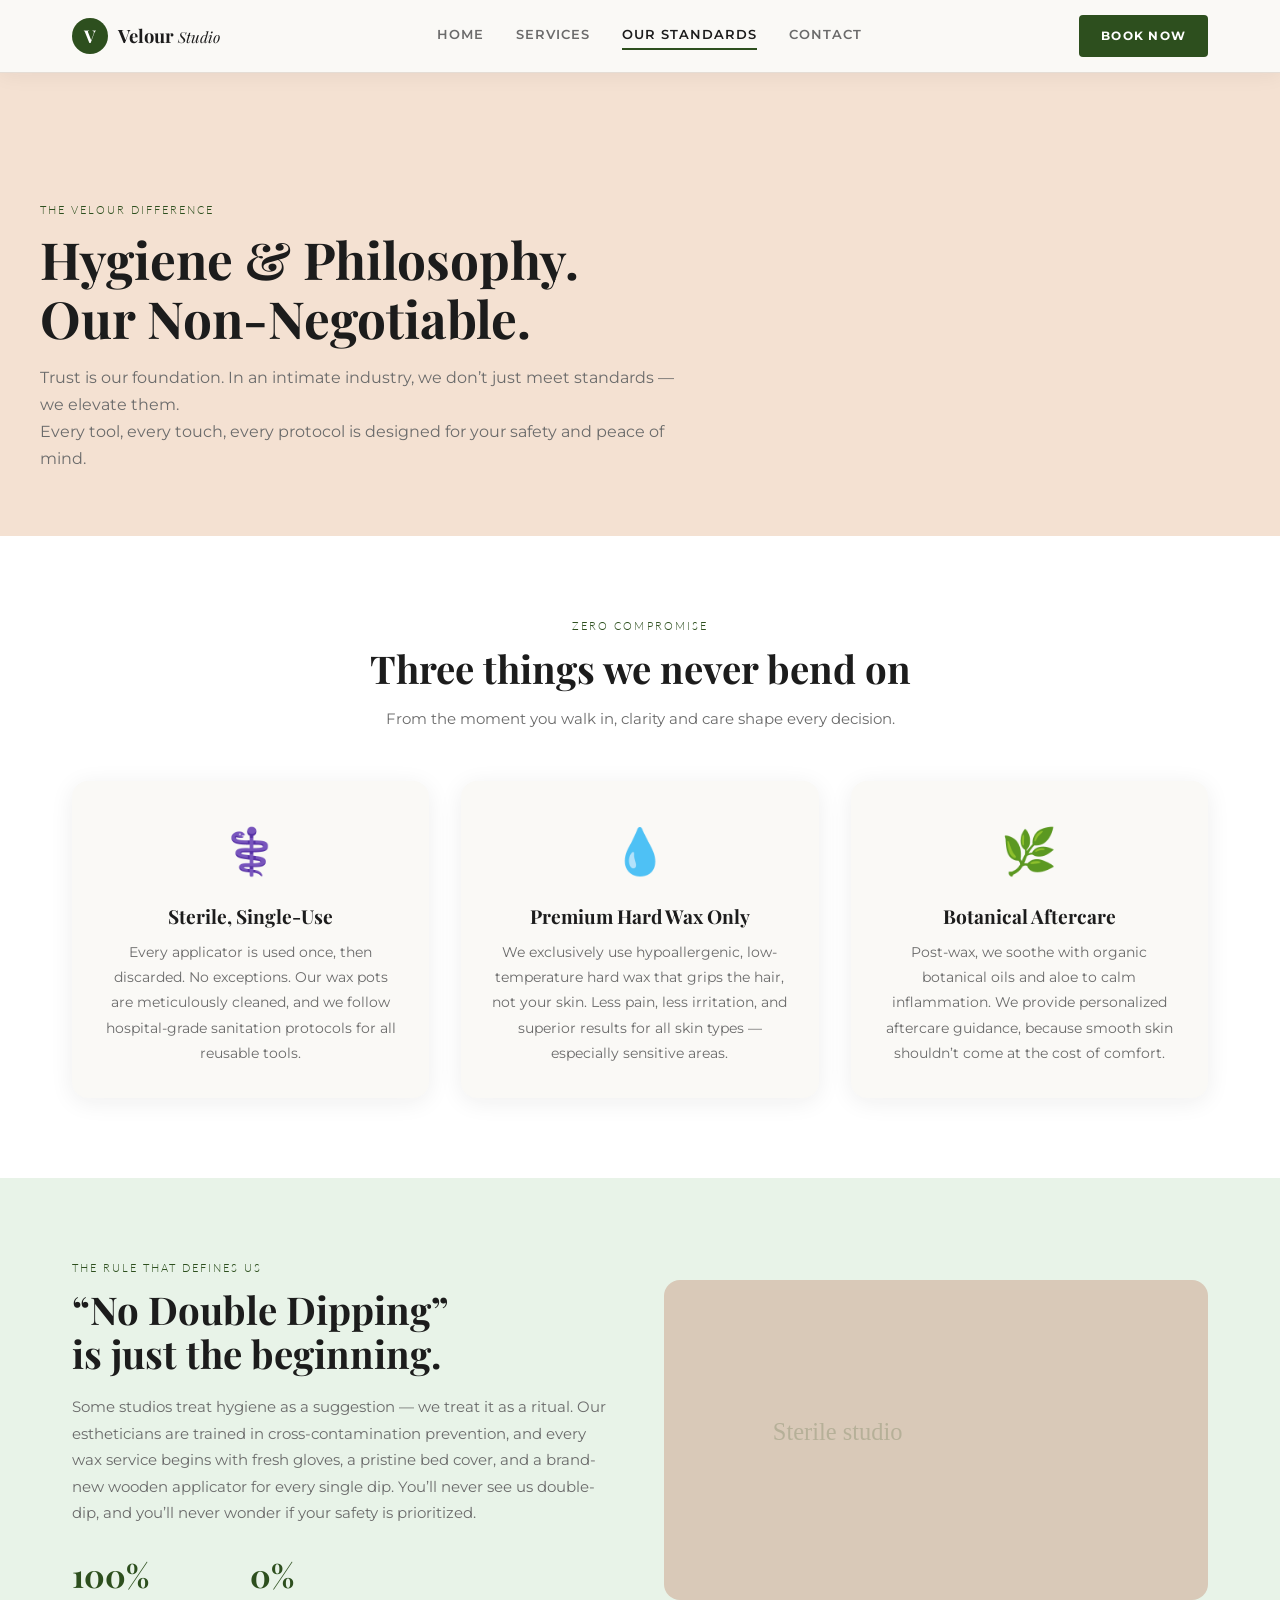
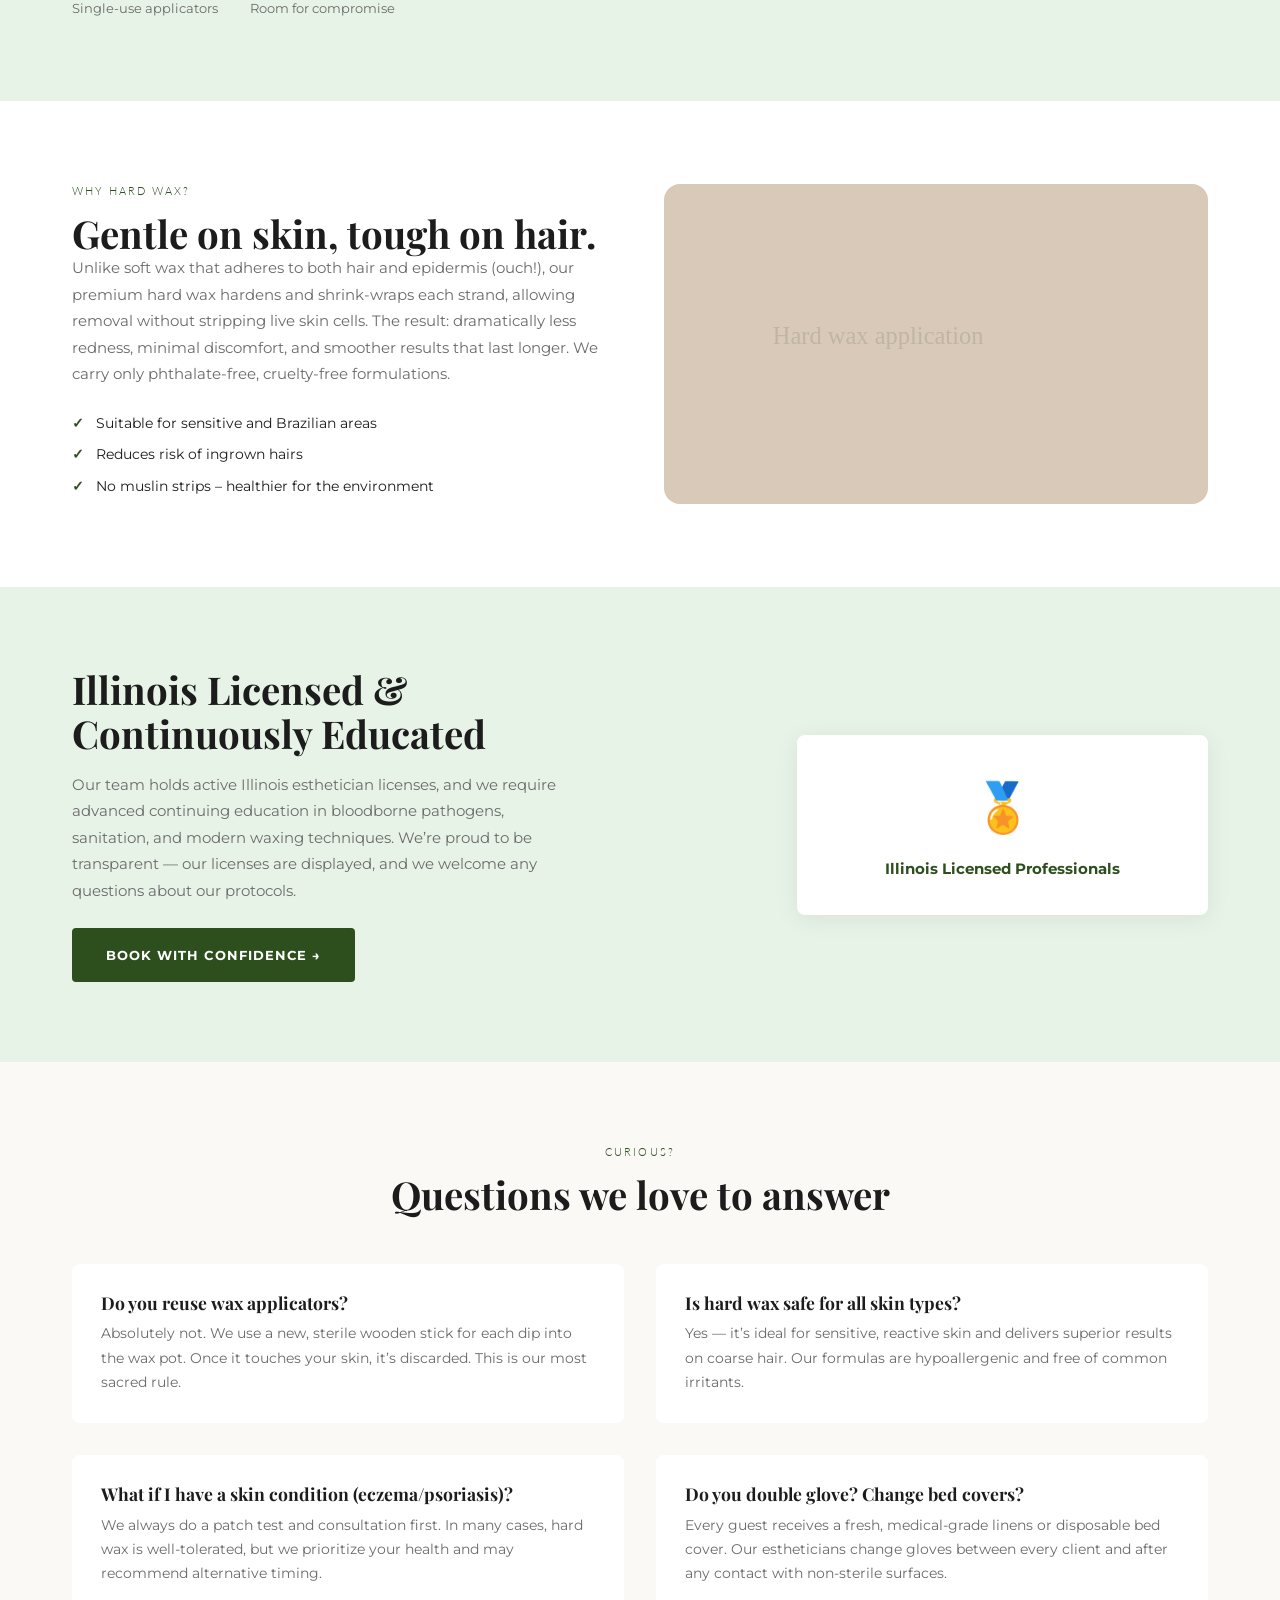
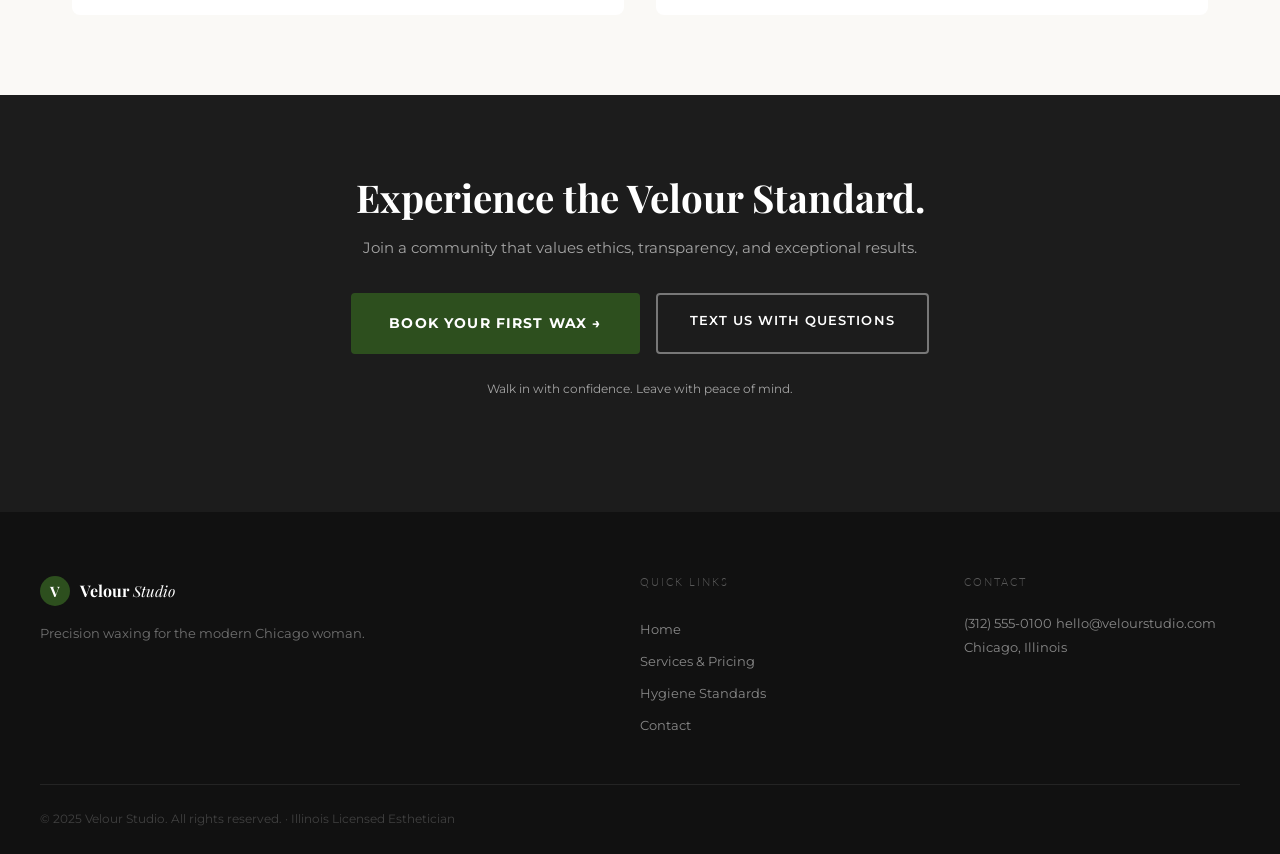
<file: generic.html>
<!DOCTYPE html>
<html lang="en">
<head>
  <meta charset="UTF-8">
  <meta name="viewport" content="width=device-width, initial-scale=1.0, user-scalable=yes">
  <title>Our Standards | Hygiene & Philosophy | Velour Studio Chicago</title>
  <meta name="description" content="Velour Studio's non-negotiable hygiene standards, single-use applicators, hard wax commitment, and client-first philosophy. Transparent, safe, modern waxing in Chicago.">
  
  <!-- Google Fonts (Same System) -->
  <link rel="preconnect" href="https://fonts.googleapis.com">
  <link rel="preconnect" href="https://fonts.gstatic.com" crossorigin>
  <link href="https://fonts.googleapis.com/css2?family=Playfair+Display:ital,wght@0,700;1,400&family=Montserrat:wght@300;400;600;700&family=Lato:ital,wght@0,300;1,300&display=swap" rel="stylesheet">
  
  <link rel="stylesheet" href="generic.css">
</head>
<body>

  <!-- ========= SHARED HEADER (consistent with landing.html) ========= -->
  <header id="site-header">
    <div class="header-inner">
      <a href="index.html" class="logo">
        <span class="logo-mark">V</span>
        <span class="logo-text">Velour <em>Studio</em></span>
      </a>
      <nav class="site-nav">
        <a href="index.html" class="nav-link">Home</a>
        <a href="landing.html" class="nav-link">Services</a>
        <a href="generic.html" class="nav-link active">Our Standards</a>
        <a href="index.html#contact" class="nav-link">Contact</a>
      </nav>
      <a href="https://your-booking-link.com" class="btn-book" target="_blank" rel="noopener">Book Now</a>
      <button class="nav-toggle" id="navToggle" aria-label="Toggle navigation">
        <span></span><span></span><span></span>
      </button>
    </div>
    <nav class="mobile-nav" id="mobileNav">
      <a href="index.html">Home</a>
      <a href="landing.html">Services</a>
      <a href="generic.html">Our Standards</a>
      <a href="index.html#contact">Contact</a>
      <a href="https://your-booking-link.com" class="mobile-book">Book Now</a>
    </nav>
  </header>

  <!-- ========= HERO BANNER (PAGE INTRO) ========= -->
  <section id="standards-banner">
    <div class="banner-inner">
      <p class="section-tag">The Velour Difference</p>
      <h1>Hygiene &amp; Philosophy.<br>Our Non‑Negotiable.</h1>
      <p class="banner-sub">Trust is our foundation. In an intimate industry, we don’t just meet standards — we elevate them.<br>Every tool, every touch, every protocol is designed for your safety and peace of mind.</p>
    </div>
  </section>

  <!-- ========= MAIN CONTENT: STANDARDS GRID + DEEP DIVES ========= -->
  <main id="main-content">

    <!-- 3 Pillars / Core Values -->
    <section class="pillars-section">
      <div class="container">
        <div class="section-header centered">
          <p class="section-tag">Zero compromise</p>
          <h2>Three things we never bend on</h2>
          <p class="header-desc">From the moment you walk in, clarity and care shape every decision.</p>
        </div>
        <div class="pillars-grid">
          <div class="pillar-card">
            <div class="pillar-icon">⚕️</div>
            <h3>Sterile, Single‑Use</h3>
            <p>Every applicator is used once, then discarded. No exceptions. Our wax pots are meticulously cleaned, and we follow hospital-grade sanitation protocols for all reusable tools.</p>
          </div>
          <div class="pillar-card">
            <div class="pillar-icon">💧</div>
            <h3>Premium Hard Wax Only</h3>
            <p>We exclusively use hypoallergenic, low-temperature hard wax that grips the hair, not your skin. Less pain, less irritation, and superior results for all skin types — especially sensitive areas.</p>
          </div>
          <div class="pillar-card">
            <div class="pillar-icon">🌿</div>
            <h3>Botanical Aftercare</h3>
            <p>Post-wax, we soothe with organic botanical oils and aloe to calm inflammation. We provide personalized aftercare guidance, because smooth skin shouldn’t come at the cost of comfort.</p>
          </div>
        </div>
      </div>
    </section>

    <!-- Detailed Policy Block: No Double Dipping + Hard Wax Deep Dive -->
    <section class="policy-showcase alt-bg">
      <div class="policy-grid container">
        <div class="policy-text">
          <span class="section-tag">The rule that defines us</span>
          <h2>“No Double Dipping”<br>is just the beginning.</h2>
          <p>Some studios treat hygiene as a suggestion — we treat it as a ritual. Our estheticians are trained in cross-contamination prevention, and every wax service begins with fresh gloves, a pristine bed cover, and a brand-new wooden applicator for every single dip. You’ll never see us double-dip, and you’ll never wonder if your safety is prioritized.</p>
          <div class="policy-stats">
            <div><strong>100%</strong> <span>Single-use applicators</span></div>
            <div><strong>0%</strong> <span>Room for compromise</span></div>
          </div>
        </div>
        <div class="policy-image">
          <div class="img-placeholder" aria-label="Clean wax station, organized tools, fresh setup"></div>
        </div>
      </div>
    </section>

    <!-- Hard Wax Expertise -->
    <section class="hardwax-section">
      <div class="container reverse-flex">
        <div class="hardwax-content">
          <p class="section-tag">Why hard wax?</p>
          <h2>Gentle on skin, tough on hair.</h2>
          <p>Unlike soft wax that adheres to both hair and epidermis (ouch!), our premium hard wax hardens and shrink-wraps each strand, allowing removal without stripping live skin cells. The result: dramatically less redness, minimal discomfort, and smoother results that last longer. We carry only phthalate‑free, cruelty‑free formulations.</p>
          <ul class="wax-benefits">
            <li>Suitable for sensitive and Brazilian areas</li>
            <li>Reduces risk of ingrown hairs</li>
            <li>No muslin strips – healthier for the environment</li>
          </ul>
        </div>
        <div class="hardwax-media">
          <div class="img-placeholder wax-img" aria-label="Hard wax application demonstration"></div>
        </div>
      </div>
    </section>

    <!-- Transparency & Licensing Section -->
    <section class="licensing alt-bg">
      <div class="container licensing-inner">
        <div class="license-text">
          <h2>Illinois Licensed &<br>Continuously Educated</h2>
          <p>Our team holds active Illinois esthetician licenses, and we require advanced continuing education in bloodborne pathogens, sanitation, and modern waxing techniques. We’re proud to be transparent — our licenses are displayed, and we welcome any questions about our protocols.</p>
          <a href="https://your-booking-link.com" class="btn-primary" target="_blank">Book with confidence →</a>
        </div>
        <div class="license-badge">
          <div class="badge-icon">🏅</div>
          <p>Illinois Licensed Professionals</p>
        </div>
      </div>
    </section>

    <!-- FAQ Section (Quick common questions) -->
    <section class="faq-section">
      <div class="container">
        <div class="section-header centered">
          <p class="section-tag">Curious?</p>
          <h2>Questions we love to answer</h2>
        </div>
        <div class="faq-grid">
          <div class="faq-item">
            <h3>Do you reuse wax applicators?</h3>
            <p>Absolutely not. We use a new, sterile wooden stick for each dip into the wax pot. Once it touches your skin, it’s discarded. This is our most sacred rule.</p>
          </div>
          <div class="faq-item">
            <h3>Is hard wax safe for all skin types?</h3>
            <p>Yes — it’s ideal for sensitive, reactive skin and delivers superior results on coarse hair. Our formulas are hypoallergenic and free of common irritants.</p>
          </div>
          <div class="faq-item">
            <h3>What if I have a skin condition (eczema/psoriasis)?</h3>
            <p>We always do a patch test and consultation first. In many cases, hard wax is well-tolerated, but we prioritize your health and may recommend alternative timing.</p>
          </div>
          <div class="faq-item">
            <h3>Do you double glove? Change bed covers?</h3>
            <p>Every guest receives a fresh, medical-grade linens or disposable bed cover. Our estheticians change gloves between every client and after any contact with non-sterile surfaces.</p>
          </div>
        </div>
      </div>
    </section>

    <!-- Final CTA -->
    <section id="standards-cta">
      <div class="landing-cta-inner">
        <h2>Experience the Velour Standard.</h2>
        <p>Join a community that values ethics, transparency, and exceptional results.</p>
        <div class="cta-actions">
          <a href="https://your-booking-link.com" class="btn-primary large" target="_blank" rel="noopener">Book your first wax →</a>
          <a href="sms:+13125550100" class="btn-outline-light">Text us with questions</a>
        </div>
        <p class="cta-note">Walk in with confidence. Leave with peace of mind.</p>
      </div>
    </section>
  </main>

  <!-- ========= FOOTER (same as landing page) ========= -->
  <footer id="site-footer">
    <div class="footer-inner">
      <div class="footer-brand">
        <a href="index.html" class="logo">
          <span class="logo-mark">V</span>
          <span class="logo-text">Velour <em>Studio</em></span>
        </a>
        <p>Precision waxing for the modern Chicago woman.</p>
      </div>
      <div class="footer-links">
        <h4>Quick Links</h4>
        <a href="index.html">Home</a>
        <a href="landing.html">Services &amp; Pricing</a>
        <a href="generic.html">Hygiene Standards</a>
        <a href="index.html#contact">Contact</a>
      </div>
      <div class="footer-info">
        <h4>Contact</h4>
        <a href="tel:+13125550100">(312) 555-0100</a>
        <a href="mailto:hello@velourstudio.com">hello@velourstudio.com</a>
        <p>Chicago, Illinois</p>
      </div>
    </div>
    <div class="footer-bottom">
      <p>&copy; 2025 Velour Studio. All rights reserved. · Illinois Licensed Esthetician</p>
    </div>
  </footer>

  <!-- Floating Mobile CTA -->
  <a href="https://your-booking-link.com" class="fab-book" target="_blank" rel="noopener" aria-label="Book Now">
    <span>Book</span>
  </a>

  <script src="generic.js"></script>
</body>
</html>
</file>
<file: generic.css>
/* =============================================
   VELOUR STUDIO — generic.css
   Our Standards | Hygiene & Philosophy
   Fully Responsive, matches design system
   ============================================= */

*, *::before, *::after { box-sizing: border-box; margin: 0; padding: 0; }

:root {
  --alabaster:    #FAF9F6;
  --blush:        #F4E1D2;
  --blush-deep:   #E8CBBB;
  --sage-light:   #E8F3E8;
  --forest:       #2D4F1E;
  --forest-hover: #3D6B28;
  --charcoal:     #1C1C1C;
  --mid-gray:     #6B6B6B;
  --light-gray:   #B8B2AA;
  --border:       #E5DDD5;
  --white:        #FFFFFF;
  --gold:         #C9A96B;

  --font-heading: 'Playfair Display', Georgia, serif;
  --font-body:    'Montserrat', sans-serif;
  --font-micro:   'Lato', sans-serif;

  --header-h:     72px;
  --radius-sm:    4px;
  --radius-md:    8px;
  --radius-lg:    16px;
  --transition:   0.3s ease;
  --shadow-card:  0 4px 24px rgba(28,28,28,0.07);
  --shadow-hover: 0 12px 40px rgba(28,28,28,0.13);
}

html { scroll-behavior: smooth; }

body {
  font-family: var(--font-body);
  background: var(--alabaster);
  color: var(--charcoal);
  font-size: 16px;
  line-height: 1.7;
  overflow-x: hidden;
}

img { display: block; width: 100%; height: auto; }
a { text-decoration: none; color: inherit; }
h1, h2, h3, h4 { font-family: var(--font-heading); line-height: 1.15; }
h1 { font-size: clamp(2.2rem, 4vw, 3.5rem); font-weight: 700; }
h2 { font-size: clamp(1.8rem, 3vw, 2.6rem); font-weight: 700; }
h3 { font-size: 1.2rem; font-weight: 700; }
p  { font-size: 0.92rem; color: var(--mid-gray); line-height: 1.8; }

.section-tag {
  font-family: var(--font-micro);
  font-size: 0.7rem;
  font-weight: 300;
  letter-spacing: 0.18em;
  text-transform: uppercase;
  color: var(--forest);
  display: block;
  margin-bottom: 0.6rem;
}

.container {
  max-width: 1200px;
  margin: 0 auto;
  padding: 0 2rem;
}

.centered { text-align: center; }

/* Buttons */
.btn-primary {
  display: inline-block;
  background: var(--forest);
  color: var(--white);
  font-family: var(--font-body);
  font-size: 0.82rem;
  font-weight: 700;
  letter-spacing: 0.08em;
  text-transform: uppercase;
  padding: 14px 32px;
  border-radius: var(--radius-sm);
  border: 2px solid var(--forest);
  transition: all var(--transition);
  cursor: pointer;
}
.btn-primary:hover { background: var(--forest-hover); transform: translateY(-2px); box-shadow: 0 8px 24px rgba(45,79,30,0.3); }
.btn-primary.large { padding: 16px 36px; font-size: 0.9rem; }

.btn-outline-light {
  display: inline-block;
  background: transparent;
  color: var(--white);
  font-size: 0.82rem;
  font-weight: 600;
  letter-spacing: 0.08em;
  text-transform: uppercase;
  padding: 14px 32px;
  border-radius: var(--radius-sm);
  border: 2px solid rgba(255,255,255,0.4);
  transition: all var(--transition);
}
.btn-outline-light:hover { border-color: var(--white); background: rgba(255,255,255,0.08); }

/* HEADER (identical to landing) */
#site-header {
  position: fixed;
  top: 0; left: 0; right: 0;
  z-index: 100;
  background: rgba(250,249,246,0.96);
  backdrop-filter: blur(12px);
  border-bottom: 1px solid var(--border);
  box-shadow: 0 2px 20px rgba(28,28,28,0.06);
}
.header-inner {
  display: flex;
  align-items: center;
  justify-content: space-between;
  gap: 2rem;
  max-width: 1200px;
  margin: 0 auto;
  padding: 0 2rem;
  height: var(--header-h);
}
.logo { display: flex; align-items: center; gap: 10px; flex-shrink: 0; }
.logo-mark {
  width: 36px; height: 36px;
  background: var(--forest);
  color: var(--white);
  font-family: var(--font-heading);
  font-size: 1.1rem;
  font-weight: 700;
  display: flex; align-items: center; justify-content: center;
  border-radius: 50%;
}
.logo-text { font-family: var(--font-heading); font-size: 1.15rem; font-weight: 700; color: var(--charcoal); }
.logo-text em { font-weight: 400; font-size: 0.95rem; }
.site-nav { display: flex; align-items: center; gap: 2rem; }
.nav-link {
  font-size: 0.8rem; font-weight: 600; letter-spacing: 0.08em; text-transform: uppercase;
  color: var(--mid-gray); position: relative; padding-bottom: 2px; transition: color var(--transition);
}
.nav-link::after {
  content: ''; position: absolute; bottom: -2px; left: 0; right: 0;
  height: 1.5px; background: var(--forest);
  transform: scaleX(0); transform-origin: left; transition: transform var(--transition);
}
.nav-link:hover, .nav-link.active { color: var(--charcoal); }
.nav-link:hover::after, .nav-link.active::after { transform: scaleX(1); }
.btn-book {
  display: inline-block;
  background: var(--forest);
  color: var(--white);
  font-family: var(--font-body);
  font-size: 0.78rem;
  font-weight: 700;
  letter-spacing: 0.1em;
  text-transform: uppercase;
  padding: 10px 22px;
  border-radius: var(--radius-sm);
  transition: background var(--transition), transform var(--transition);
}
.btn-book:hover { background: var(--forest-hover); transform: translateY(-1px); }
.nav-toggle {
  display: none; flex-direction: column; gap: 5px;
  background: none; border: none; cursor: pointer; padding: 4px;
}
.nav-toggle span { display: block; width: 24px; height: 2px; background: var(--charcoal); border-radius: 2px; transition: all var(--transition); }
.nav-toggle.open span:nth-child(1) { transform: translateY(7px) rotate(45deg); }
.nav-toggle.open span:nth-child(2) { opacity: 0; }
.nav-toggle.open span:nth-child(3) { transform: translateY(-7px) rotate(-45deg); }
.mobile-nav { display: none; flex-direction: column; background: var(--white); border-top: 1px solid var(--border); padding: 1.5rem 2rem; gap: 1.2rem; }
.mobile-nav.open { display: flex; }
.mobile-nav a { font-size: 0.9rem; font-weight: 600; letter-spacing: 0.06em; text-transform: uppercase; color: var(--charcoal); border-bottom: 1px solid var(--border); padding-bottom: 0.5rem; }
.mobile-nav .mobile-book { background: var(--forest); color: var(--white); text-align: center; padding: 14px; border-radius: var(--radius-sm); border: none; margin-top: 0.5rem; }

/* Banner */
#standards-banner {
  padding: 8rem 2rem 4rem;
  background: var(--blush);
  margin-top: var(--header-h);
}
.banner-inner { max-width: 1200px; margin: 0 auto; }
.banner-inner h1 { margin-bottom: 1rem; }
.banner-sub { font-size: 1rem; max-width: 640px; line-height: 1.7; color: var(--mid-gray); }

/* Pillars Section */
.pillars-section { padding: 5rem 0; background: var(--white); }
.section-header { margin-bottom: 3rem; }
.header-desc { max-width: 560px; margin: 1rem auto 0; color: var(--mid-gray); }
.pillars-grid {
  display: grid;
  grid-template-columns: repeat(3, 1fr);
  gap: 2rem;
}
.pillar-card {
  background: var(--alabaster);
  padding: 2rem 1.8rem;
  border-radius: var(--radius-lg);
  box-shadow: var(--shadow-card);
  transition: transform var(--transition), box-shadow var(--transition);
  text-align: center;
}
.pillar-card:hover { transform: translateY(-6px); box-shadow: var(--shadow-hover); }
.pillar-icon { font-size: 2.8rem; margin-bottom: 1rem; }
.pillar-card h3 { margin-bottom: 0.8rem; }
.pillar-card p { font-size: 0.88rem; }

/* Policy Showcase (alt-bg) */
.alt-bg { background: var(--sage-light); }
.policy-showcase { padding: 5rem 2rem; }
.policy-grid {
  display: grid;
  grid-template-columns: 1fr 1fr;
  gap: 3rem;
  align-items: center;
}
.policy-text h2 { margin-bottom: 1.2rem; }
.policy-text p { margin-bottom: 1.5rem; }
.policy-stats { display: flex; gap: 2rem; margin-top: 1.8rem; }
.policy-stats div strong { font-size: 2rem; font-family: var(--font-heading); color: var(--forest); display: block; line-height: 1.2; }
.policy-stats div span { font-size: 0.8rem; color: var(--mid-gray); }
.policy-image .img-placeholder, .img-placeholder {
  background: #D9C9B8;
  height: 320px;
  border-radius: var(--radius-lg);
  background-image: url('data:image/svg+xml;utf8,<svg xmlns="http://www.w3.org/2000/svg" viewBox="0 0 400 300" fill="%232D4F1E" opacity="0.2"><text x="20%" y="50%" font-size="18">Sterile studio</text></svg>');
  background-size: cover;
  background-position: center;
}

/* Hardwax Section */
.hardwax-section { padding: 5rem 2rem; background: var(--white); }
.reverse-flex {
  display: grid;
  grid-template-columns: 1fr 1fr;
  gap: 3rem;
  align-items: center;
}
.wax-benefits { list-style: none; margin-top: 1.5rem; }
.wax-benefits li { padding-left: 1.5rem; position: relative; margin-bottom: 0.5rem; font-size: 0.88rem; color: var(--charcoal); }
.wax-benefits li::before { content: "✓"; color: var(--forest); position: absolute; left: 0; font-weight: bold; }
.hardwax-media .img-placeholder.wax-img { background-image: url('data:image/svg+xml;utf8,<svg xmlns="http://www.w3.org/2000/svg" viewBox="0 0 400 300" fill="%232D4F1E" opacity="0.15"><text x="20%" y="50%" font-size="18">Hard wax application</text></svg>'); }

/* Licensing */
.licensing { padding: 5rem 2rem; }
.licensing-inner {
  display: flex;
  justify-content: space-between;
  align-items: center;
  gap: 2rem;
  flex-wrap: wrap;
}
.license-text { flex: 2; }
.license-text h2 { margin-bottom: 1rem; }
.license-text p { margin-bottom: 1.5rem; max-width: 500px; }
.license-badge {
  flex: 1;
  background: var(--white);
  border-radius: var(--radius-md);
  padding: 2rem;
  text-align: center;
  box-shadow: var(--shadow-card);
}
.badge-icon { font-size: 3rem; margin-bottom: 0.5rem; }
.license-badge p { font-weight: 700; color: var(--forest); }

/* FAQ */
.faq-section { padding: 5rem 2rem; background: var(--alabaster); }
.faq-grid {
  display: grid;
  grid-template-columns: repeat(2, 1fr);
  gap: 2rem;
  margin-top: 2rem;
}
.faq-item { background: var(--white); padding: 1.8rem; border-radius: var(--radius-md); transition: all 0.2s; }
.faq-item h3 { font-size: 1.1rem; margin-bottom: 0.5rem; color: var(--charcoal); }
.faq-item p { font-size: 0.85rem; }

/* CTA */
#standards-cta {
  padding: 5rem 2rem;
  background: var(--charcoal);
  text-align: center;
}
.landing-cta-inner { max-width: 600px; margin: 0 auto; }
.landing-cta-inner h2 { color: var(--white); margin-bottom: 1rem; }
.landing-cta-inner > p { color: rgba(255,255,255,0.6); margin-bottom: 2rem; }
.cta-actions { display: flex; flex-wrap: wrap; justify-content: center; gap: 1rem; margin-bottom: 1.5rem; }
.cta-note { font-size: 0.78rem; color: rgba(255,255,255,0.35); }

/* Footer */
#site-footer { background: #111; padding: 4rem 2rem 0; }
.footer-inner {
  display: grid;
  grid-template-columns: 2fr 1fr 1fr;
  gap: 3rem;
  max-width: 1200px;
  margin: 0 auto;
  padding-bottom: 3rem;
  border-bottom: 1px solid rgba(255,255,255,0.08);
}
.footer-brand .logo { margin-bottom: 1rem; }
.footer-brand .logo-mark { width: 30px; height: 30px; font-size: 0.9rem; }
.footer-brand .logo-text { font-size: 1rem; color: var(--white); }
.footer-brand p { font-size: 0.82rem; color: rgba(255,255,255,0.4); }
.footer-links h4, .footer-info h4 { font-family: var(--font-micro); font-size: 0.68rem; font-weight: 300; letter-spacing: 0.18em; text-transform: uppercase; color: rgba(255,255,255,0.3); margin-bottom: 1.25rem; }
.footer-links { display: flex; flex-direction: column; gap: 0.6rem; }
.footer-links a, .footer-info a, .footer-info p { font-size: 0.82rem; color: rgba(255,255,255,0.5); transition: color var(--transition); }
.footer-links a:hover, .footer-info a:hover { color: var(--white); }
.footer-bottom { max-width: 1200px; margin: 0 auto; padding: 1.5rem 0; }
.footer-bottom p { font-size: 0.72rem; color: rgba(255,255,255,0.2); }

/* floating CTA (mobile) */
.fab-book {
  position: fixed;
  bottom: 1.5rem; right: 1.5rem;
  background: var(--forest);
  color: var(--white);
  font-family: var(--font-body);
  font-size: 0.72rem;
  font-weight: 700;
  letter-spacing: 0.1em;
  text-transform: uppercase;
  width: 72px; height: 72px;
  border-radius: 50%;
  display: none;
  align-items: center;
  justify-content: center;
  box-shadow: 0 8px 24px rgba(45,79,30,0.4);
  z-index: 200;
  transition: transform var(--transition);
}
.fab-book:hover { transform: scale(1.08); }

/* Responsive */
@media (max-width: 1024px) {
  .pillars-grid { grid-template-columns: 1fr 1fr; }
  .faq-grid { grid-template-columns: 1fr; }
  .footer-inner { grid-template-columns: 1fr 1fr; }
  .footer-brand { grid-column: 1 / -1; }
}
@media (max-width: 768px) {
  :root { --header-h: 60px; }
  .site-nav, .btn-book { display: none; }
  .nav-toggle { display: flex; }
  .fab-book { display: flex; }
  .pillars-grid, .policy-grid, .reverse-flex { grid-template-columns: 1fr; }
  .licensing-inner { flex-direction: column; text-align: center; }
  .license-text .btn-primary { margin: 0 auto; display: inline-block; }
  .policy-stats { justify-content: center; }
  .container, .header-inner { padding: 0 1.25rem; }
  .pillars-section, .policy-showcase, .hardwax-section, .licensing, .faq-section { padding: 3rem 1.5rem; }
  #standards-banner { padding: 6rem 1.5rem 3rem; }
  .footer-inner { grid-template-columns: 1fr; gap: 2rem; }
}
@media (max-width: 480px) {
  h2 { font-size: 1.8rem; }
  .pillar-card { padding: 1.5rem; }
}
</file>
